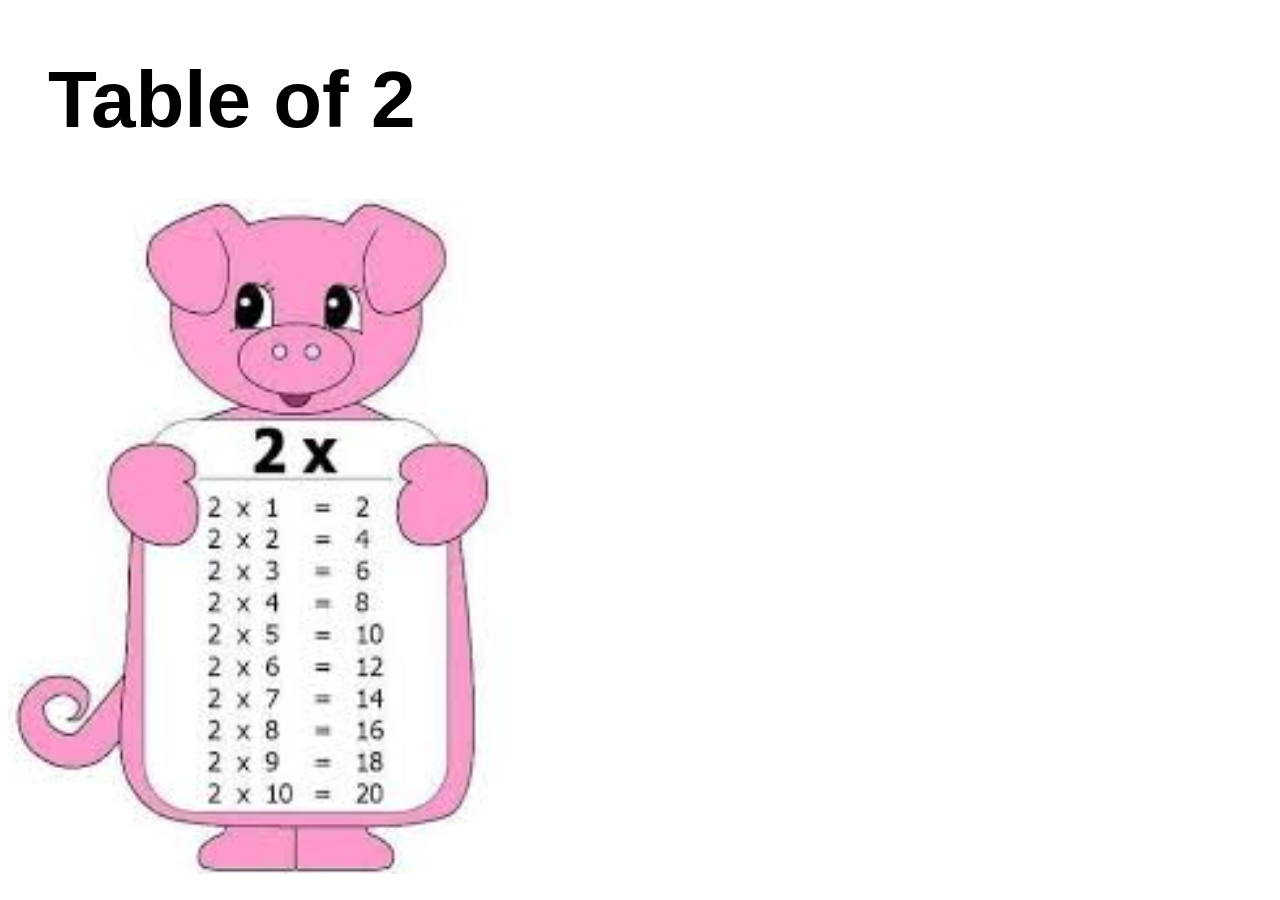
<file: wordpress Training/Assignment #4/index.html>
<!DOCTYPE html>
<html lang="en">

<head>
    <meta charset="UTF-8">
    <meta name="viewport" content="width=device-width, initial-scale=1.0">
    <title>Assignment # 4</title>

    <style>
        h1 {
            text-align: left;
            margin-left: 40px;
            font-weight: bolder;

            font-size: 80px;
            font-family: 'Gill Sans', 'Gill Sans MT', Calibri, 'Trebuchet MS', sans-serif;
            font-weight: 900px;
        }
    </style>
</head>

<body>

    <h1> Table of 2 </h1>
    <img src="images.jpg" alt="" width="40%">
    <script src="loop.js"></script>
</body>

</html>
</file>
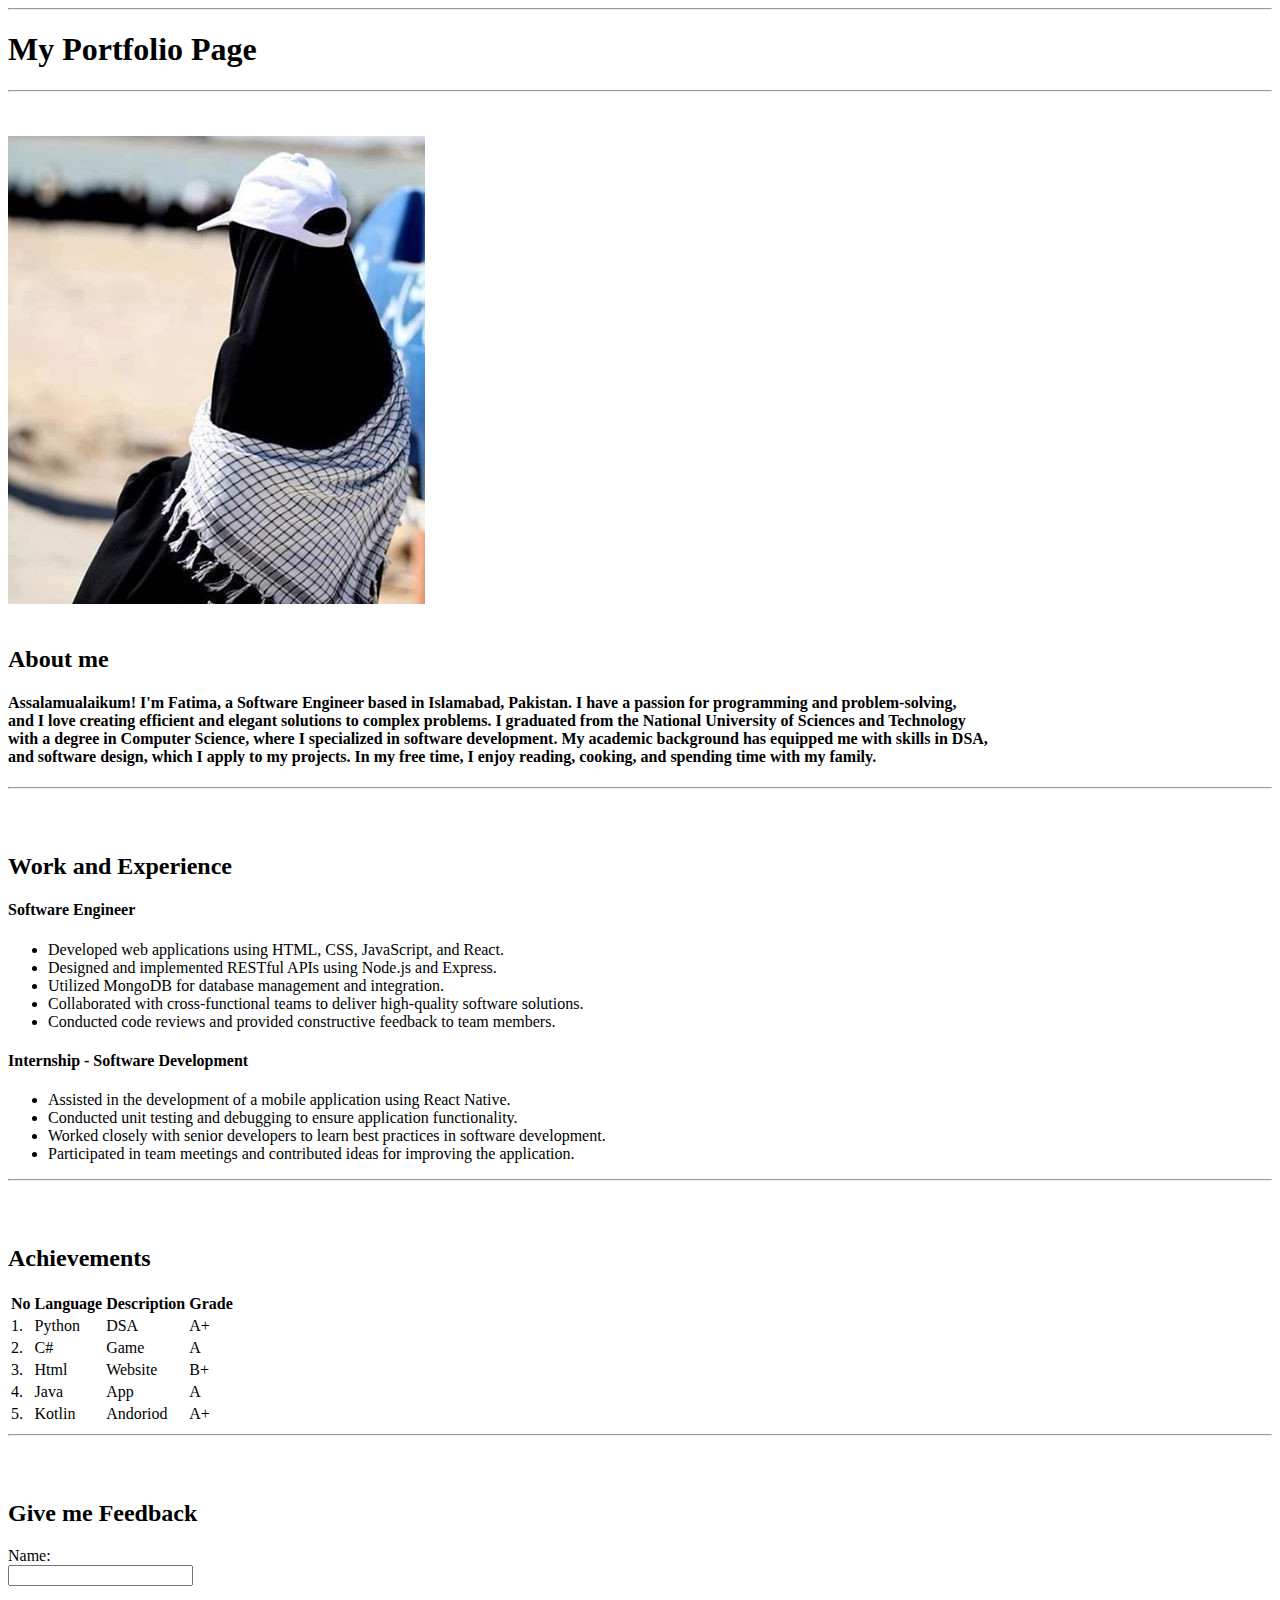
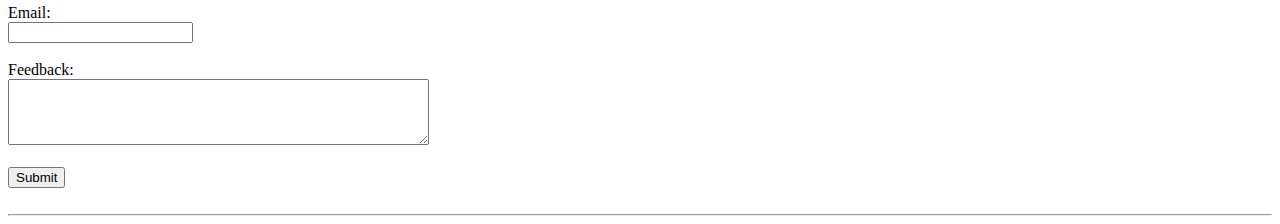
<file: wordpress Training/Assignment .1/index.html>
<!DOCTYPE html>
<html lang="en">
<head>
    <meta charset="UTF-8">
    <meta name="viewport" content="width=device-width, initial-scale=1.0">
    <title>Portfolio</title>
</head>
<body>


<hr><h1> My Portfolio Page</h1><hr>

<br>
<br>

<img src="image.jpg" alt="">

<br>
<br>



<h2> About me</h2>

<h4>


    
    Assalamualaikum! I'm Fatima, a Software Engineer based in Islamabad, Pakistan. I have a passion for programming and problem-solving,<br> and I love creating efficient and elegant solutions to complex problems.
    
    I graduated from the National University of Sciences and Technology <br>with a degree in Computer Science, where I specialized in software development. My academic background has equipped me with skills in DSA,<br> and software design, which I apply to my projects.
    
    In my free time, I enjoy reading, cooking, and spending time with my family. 
    
    

</h4><hr>

<br>
<br>

<h2>Work and Experience</h2>
<h4>Software Engineer</h4>

<ul>
    <li>Developed web applications using HTML, CSS, JavaScript, and React.</li>
    <li>Designed and implemented RESTful APIs using Node.js and Express.</li>
    <li>Utilized MongoDB for database management and integration.</li>
    <li>Collaborated with cross-functional teams to deliver high-quality software solutions.</li>
    <li>Conducted code reviews and provided constructive feedback to team members.</li>
</ul>

<h4>Internship - Software Development</h4>

<ul>
    <li>Assisted in the development of a mobile application using React Native.</li>
    <li>Conducted unit testing and debugging to ensure application functionality.</li>
    <li>Worked closely with senior developers to learn best practices in software development.</li>
    <li>Participated in team meetings and contributed ideas for improving the application.</li>
</ul>  

<hr>

<br>
<br>

<h2>Achievements</h2>

<table>
<tr>

    <th>
        No
    </th>
    <th>
        Language
    </th>
    <th>
        Description
    </th>
    <th>
        Grade
    </th>
</tr>

<tr>
    <td>
    1.
    </td>
    <td>
        Python
    </td>
    <td>
        
        DSA
    </td>
    <td>
        A+
     </td>
</tr>
<tr>
    <td>
    2.
    </td>
    <td>
         C#
    </td>
    <td>
        Game 
    </td>
    <td>
        A
     </td>
</tr>

<tr>
    <td>
    3.
    </td>
    <td>
         Html
    </td>
    <td>
        Website 
    </td>
    <td>
        B+
     </td>
</tr>

<tr>
    <td>
    4.
    </td>
    <td>
        Java 
    </td>
    <td>
         App
    </td>
    <td>
        A
     </td>
</tr>


<tr>
    <td>
    5.
    </td>
    <td>
        Kotlin
    </td>
    <td>
       Andoriod
    </td>
    <td>
        A+
     </td>
</tr>



</table><hr>

<br>
<br>

<h2>Give me Feedback</h2>

<form>
    <label for="name">Name:</label><br>
    <input type="text"><br><br>
    
    <label for="email">Email:</label><br>
    <input type="email"><br><br>
    
    <label for="feedback">Feedback:</label><br>
    <textarea rows="4" cols="50" ></textarea><br><br>
    
    <input type="submit" >
</form>
<br>
<hr>


</body>
</html>
</file>
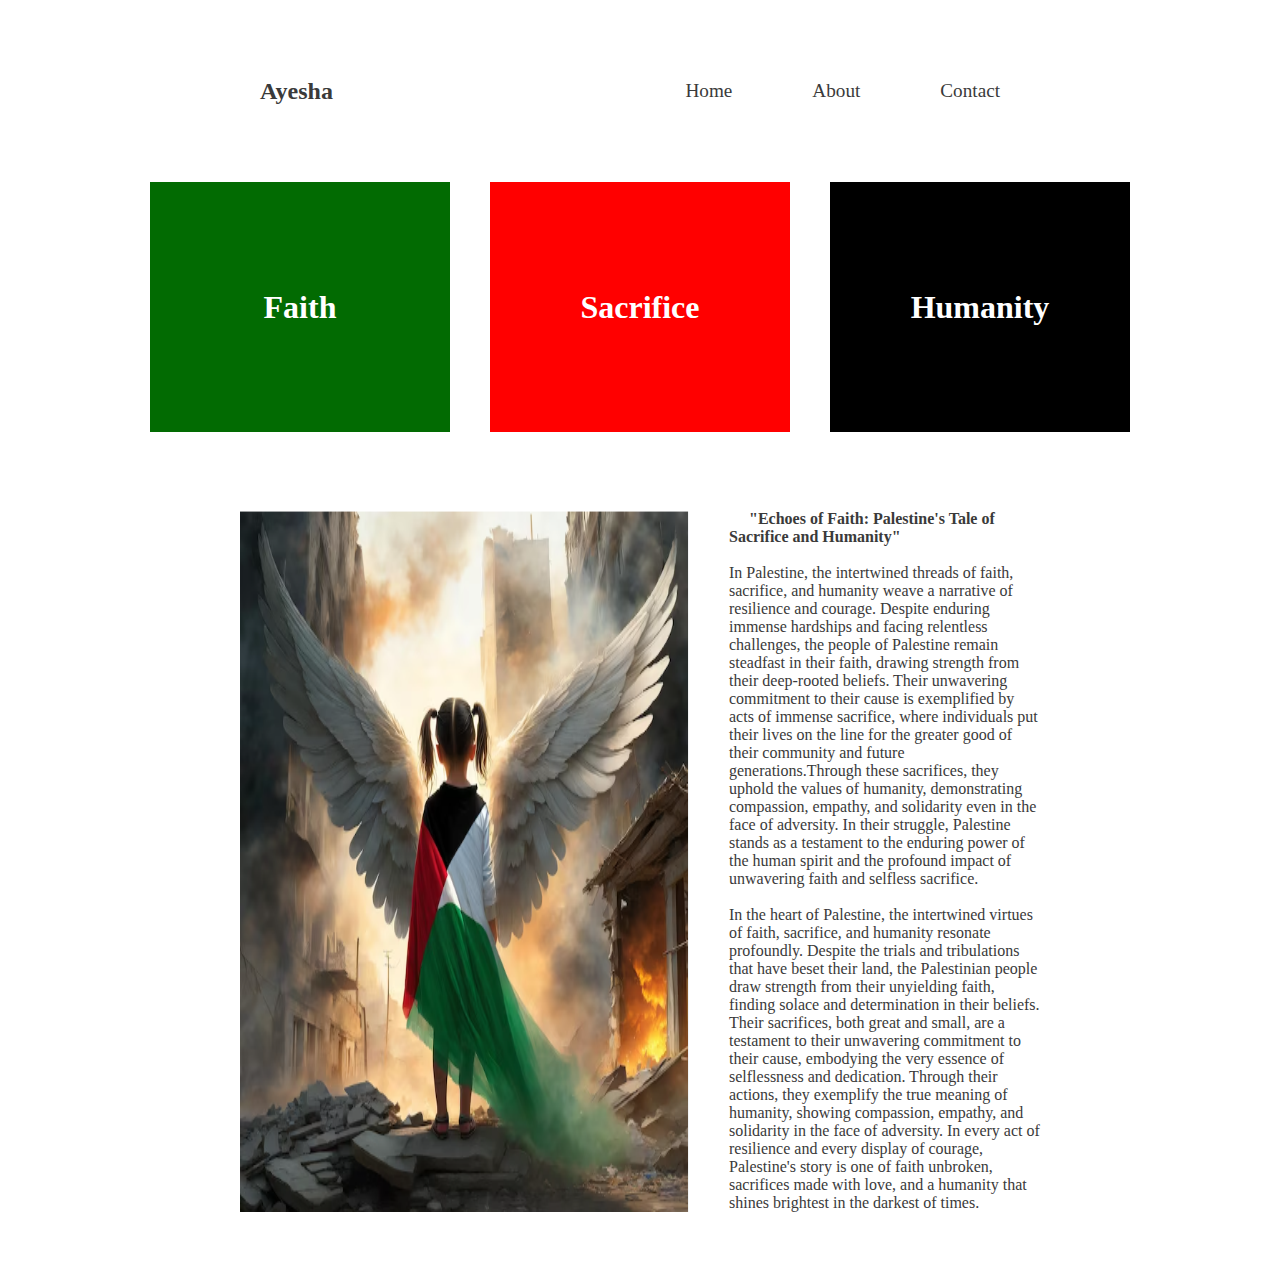
<file: wordpress Training/Assignment .2/index.html>
<!DOCTYPE html>
<html lang="en">
<head>
    <meta charset="UTF-8">
    <meta name="viewport" content="width=device-width, initial-scale=1.0">
    <title>Assignment # 2</title>
    <link rel="stylesheet" href="Style.css">
</head>
<body >
    
    <div class="header">
        <h2>Ayesha</h2>

        <ul>
            <li><a href="#">Home</a></li>
            <li><a href="#">About</a></li>
            <li><a href="#">Contact</a></li>
            
        </ul>

    </div>

    <div class="cards">

   <h1 class="card1">Faith</h1>
   <h1 class="card2">Sacrifice</h1>
   <h1 class="card3">Humanity</h1>

    </div>
    <br>

    <div class="image">
        <img src="8.PNG" alt="">



        <p><b>"Echoes of Faith: Palestine's Tale of Sacrifice and Humanity"</b><br><br>In Palestine, the intertwined threads of faith, sacrifice, and humanity weave a narrative of resilience and courage. Despite enduring immense hardships and facing relentless challenges, the people of Palestine remain steadfast in their faith, drawing strength from their deep-rooted beliefs. Their unwavering commitment to their cause is exemplified by acts of immense sacrifice, where individuals put their lives on the line for the greater good of their community and future generations.Through these sacrifices, they uphold the values of humanity, demonstrating compassion, empathy, and solidarity even in the face of adversity. In their struggle, Palestine stands as a testament to the enduring power of the human spirit and the profound impact of unwavering faith and selfless sacrifice.<br><br>
            In the heart of Palestine, the intertwined virtues of faith, sacrifice, and humanity resonate profoundly. Despite the trials and tribulations that have beset their land, the Palestinian people draw strength from their unyielding faith, finding solace and determination in their beliefs. Their sacrifices, both great and small, are a testament to their unwavering commitment to their cause, embodying the very essence of selflessness and dedication. Through their actions, they exemplify the true meaning of humanity, showing compassion, empathy, and solidarity in the face of adversity. In every act of resilience and every display of courage, Palestine's story is one of faith unbroken, sacrifices made with love, and a humanity that shines brightest in the darkest of times.
        
        </p>


    </div>
    
</body>
</html>
</file>
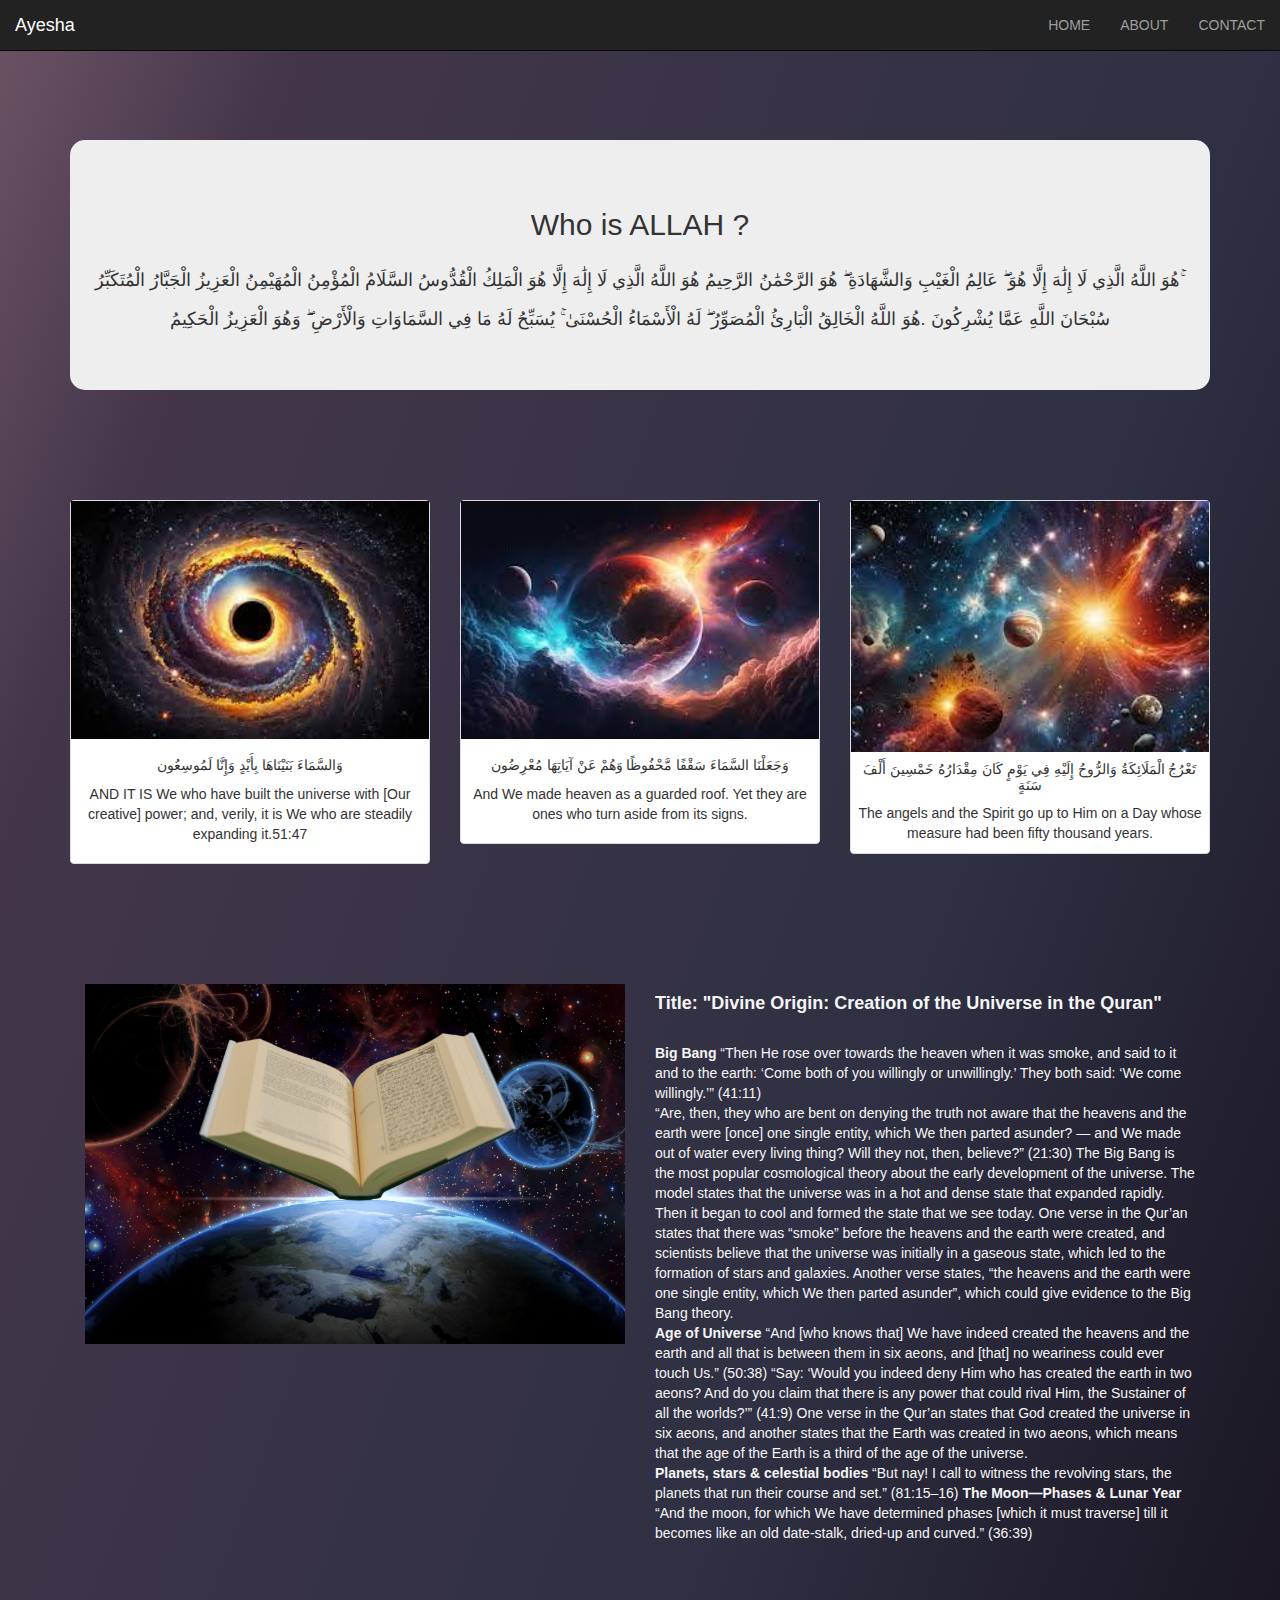
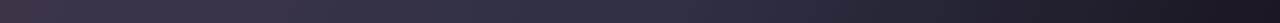
<file: wordpress Training/Assignment.3/index.html>
<!doctype html>
<html lang="en">



<head>
    <!-- Required meta tags -->
    <meta charset="utf-8">
    <meta name="viewport" content="width=device-width, initial-scale=1">
    <link rel="stylesheet" href="https://maxcdn.bootstrapcdn.com/bootstrap/3.4.1/css/bootstrap.min.css">
    <link rel="stylesheet" href="style.css">

    <title>Assignment # 3</title>


</head>

<body>

    <section>
        <!-----Navbar------->
        <nav class="navbar navbar-inverse navbar-fixed-top">
            <div class="container-fluid">
                <div class="navbar-header">
                    <a class="navbar-brand" href="#myPage">Ayesha</a>
                </div>
                <div class="collapse navbar-collapse" id="myNavbar">
                    <ul class="nav navbar-nav navbar-right">
                        <li><a href="#myPage">HOME</a></li>
                        <li><a href="#band">ABOUT</a></li>
                        <li><a href="#contact">CONTACT</a></li>


                    </ul>
                </div>
            </div>
        </nav>
    </section>
    <br>
    <br>

    <section>
        <div class="jumbotron  custom-jumbotron text-center ">
            <h2>Who is ALLAH ?</h2>
            <h4 class="text-center"><br>هُوَ اللَّهُ الَّذِي لَا إِلَٰهَ إِلَّا هُوَ ۖ عَالِمُ الْغَيْبِ وَالشَّهَادَةِ
                ۖ
                هُوَ الرَّحْمَٰنُ الرَّحِيمُ

                هُوَ اللَّهُ الَّذِي لَا إِلَٰهَ إِلَّا هُوَ الْمَلِكُ الْقُدُّوسُ السَّلَامُ الْمُؤْمِنُ الْمُهَيْمِنُ
                الْعَزِيزُ الْجَبَّارُ الْمُتَكَبِّرُ ۚ<br><br> سُبْحَانَ اللَّهِ عَمَّا يُشْرِكُونَ

                .هُوَ اللَّهُ الْخَالِقُ الْبَارِئُ الْمُصَوِّرُ ۖ لَهُ الْأَسْمَاءُ الْحُسْنَىٰ ۚ يُسَبِّحُ لَهُ مَا
                فِي
                السَّمَاوَاتِ وَالْأَرْضِ ۖ وَهُوَ الْعَزِيزُ الْحَكِيمُ</h4>
        </div>


        <br>
        <br>
        <br>
        <br>

        <div class="row ">
            <div class="col-md-4 ">
                <div class="thumbnail">
                    <img src="3.jpg" alt="Lights" style="width:100%">
                    <div class="caption">
                        <h5 class="text-center">وَالسَّمَاءَ بَنَيْنَاهَا بِأَيْدٍ وَإِنَّا لَمُوسِعُون<br></h5>
                        <p class="text-center"> AND IT IS We who have built the universe with [Our creative] power; and,
                            verily, it is We who are steadily expanding it.51:47</p>
                    </div>
                    </a>
                </div>
            </div>
            <div class="col-md-4">
                <div class="thumbnail">

                    <img src="1.jpg" alt="Nature" style="width:100%">
                    <div class="caption">

                        <h5 class="text-center">وَجَعَلْنَا السَّمَاءَ سَقْفًا مَّحْفُوظًا وَهُمْ عَنْ آيَاتِهَا
                            مُعْرِضُون
                            <br>
                        </h5>
                        <p class="text-center"> And We made heaven as a guarded roof. Yet they are ones who turn aside
                            from
                            its signs.</p>
                    </div>
                    </a>
                </div>
            </div>
            <div class="col-md-4">
                <div class="thumbnail">

                    <img src="4.jpg" alt="Fjords" style="width:100%">
                    <h5 class="text-center">تَعْرُجُ الْمَلَائِكَةُ وَالرُّوحُ إِلَيْهِ فِي يَوْمٍ كَانَ مِقْدَارُهُ
                        خَمْسِينَ أَلْفَ سَنَةٍ
                        <br>
                    </h5>
                    <p class="text-center"> The angels and the Spirit go up to Him on a Day whose measure had been fifty
                        thousand years.

                    </p>
                </div>
                </a>
            </div>
        </div>
        </div>
    </section>

    <br>
    <br>
    <br>
    <br>
    <br>

    <section>
        <div class="container-fluid">
            <div class="row">
                <div class="col-md-6">
                    <img src="5.png" class="img-fluid" alt="Image 1" style="width:100%">

                </div>
                <div class="col-md-6">



                    <h4 style="color: whitesmoke;"><b> Title: "Divine Origin: Creation of the Universe in the Quran"</b>
                    </h4> <br>

                    <p class="text-success" style="color: whitesmoke;">
                        <b>Big Bang</b>
                        “Then He rose over towards the heaven when it was smoke, and said to it and to the earth: ‘Come
                        both
                        of you willingly or unwillingly.’ They both said: ‘We come willingly.’” (41:11)<br>

                        “Are, then, they who are bent on denying the truth not aware that the heavens and the earth were
                        [once] one single entity, which We then parted asunder? — and We made out of water every living
                        thing? Will they not, then, believe?” (21:30)

                        The Big Bang is the most popular cosmological theory about the early development of the
                        universe.
                        The model states that the universe was in a hot and dense state that expanded rapidly. Then it
                        began
                        to cool and formed the state that we see today.

                        One verse in the Qur’an states that there was “smoke” before the heavens and the earth were
                        created,
                        and scientists believe that the universe was initially in a gaseous state, which led to the
                        formation of stars and galaxies.

                        Another verse states, “the heavens and the earth were one single entity, which We then parted
                        asunder”, which could give evidence to the Big Bang theory.<br>
                        <b>Age of Universe</b>
                        “And [who knows that] We have indeed created the heavens and the earth and all that is between
                        them
                        in six aeons, and [that] no weariness could ever touch Us.” (50:38)

                        “Say: ‘Would you indeed deny Him who has created the earth in two aeons? And do you claim that
                        there
                        is any power that could rival Him, the Sustainer of all the worlds?’” (41:9)

                        One verse in the Qur’an states that God created the universe in six aeons, and another states
                        that
                        the Earth was created in two aeons, which means that the age of the Earth is a third of the age
                        of
                        the universe. <br>

                        <b> Planets, stars & celestial bodies</b>
                        “But nay! I call to witness the revolving stars, the planets that run their course and set.”
                        (81:15–16)

                        <b>The Moon—Phases & Lunar Year</b>
                        “And the moon, for which We have determined phases [which it must traverse] till it becomes like
                        an
                        old date-stalk, dried-up and curved.” (36:39)



                    </p>
                </div>

            </div>
        </div>


    </section>















</body>

</html>
</file>
<file: wordpress Training/Assignment .2/Style.css>
*{
    margin: 20px;
    padding: 0;
    box-sizing: border-box;
    font-family: Cambria, Cochin, Georgia, Times, 'Times New Roman', serif;
}

body{
    background-color: white;
   
}

.header{
    list-style-type: none;
    display: flex;
   align-items: center;
   justify-content: center;
   margin: 0 auto; /* Center the flexbox horizontally */
   padding: 0;
   display: flex;
   width: 70%
 }

 h2{
    margin-left: 40px;
    color: rgb(58, 58, 58);
 }

   ul{

    list-style-type: none;
    display: flex;
    justify-content: right;
    align-items: center;
    justify-content: space-around;
    font-size: larger;
    margin-left: auto;
    
}

a{
    text-decoration: none;
    color: rgb(58, 58, 58);
}

.cards{
    display: flex;
   justify-content: center;

  
}

.card1{
    width: 300px;
    height: 250px;
    background-color: rgb(2, 107, 2);
    display: flex;
    justify-content: center;
    align-items: center;
    
}

.card2{
    width: 300px;
    height: 250px;
    background-color: rgb(255, 0, 0);
    display: flex;
    justify-content: center;
    align-items: center;
    
}

.card3{
    width: 300px;
    height: 250px;
    background-color: rgb(0, 0, 0);
    display: flex;
    justify-content: center;
    align-items: center;
    
}

.image{
    width: 70%;
   display: flex;
   margin: 0 auto; /* Center the flexbox horizontally */
   padding: 0;

}

p{
    color: rgb(58, 58, 58);;
}


h1{

    font-size: xx-large;
    font-weight: bolder;
    color: white;
}
</file>
<file: wordpress Training/Assignment.3/style.css>
body {
    font-family: 'Segoe UI', Tahoma, Geneva, Verdana, sans-serif;

    background: linear-gradient(110.6deg, rgb(156, 116, 129) -18.3%, rgb(67, 54, 74) 16.4%, rgb(47, 48, 67) 68.2%, rgb(27, 23, 36) 99.1%);
    margin: 60px;
    padding: 10px;
}

.custom-jumbotron {
    height: 250px;
    margin-top: 30px;
    border-radius: 15px;
}

.thumbnail {
    padding: 0px;
}
</file>
